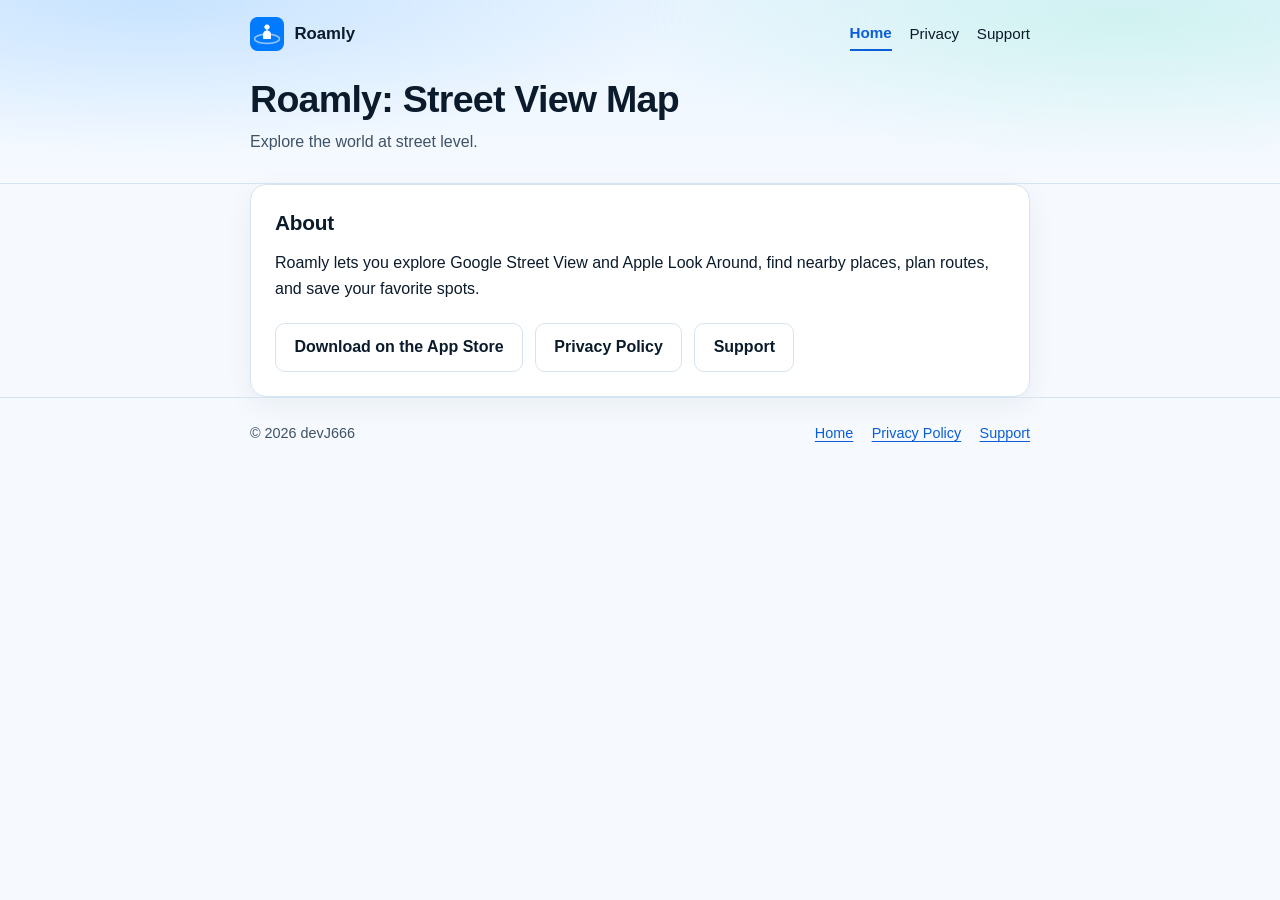
<file: index.html>
<!DOCTYPE html>
<html lang="en">
<head>
  <meta charset="utf-8">
  <meta name="viewport" content="width=device-width, initial-scale=1">
  <title>Roamly: Street View Map</title>
  <meta name="description" content="Explore Street View and Look Around, find nearby places and plan routes.">
  <link rel="icon" type="image/png" sizes="64x64" href="assets/favicon-64.png">
  <link rel="apple-touch-icon" href="assets/apple-touch-icon.png">
  <meta name="theme-color" content="#007AFF">
  <meta property="og:image" content="https://quyen1102.github.io/street-view-map-site/assets/icon-512.png">
  <link rel="stylesheet" href="styles.css">
</head>
<body>
  <a class="skip-link" href="#main">Skip to content</a>
  <header class="site-header">
    <div class="container">
      <nav class="nav-bar" aria-label="Primary navigation">
        <a class="brand" href="./"><img class="brand-icon" src="assets/favicon-64.png" alt="" width="34" height="34"><span>Roamly</span></a>
        <div class="nav-links">
          <a href="./" aria-current="page">Home</a>
          <a href="privacy/">Privacy</a>
          <a href="support/">Support</a>
        </div>
      </nav>
      <div class="page-title">
        <h1>Roamly: Street View Map</h1>
        <p>Explore the world at street level.</p>
      </div>
    </div>
  </header>
  <main id="main" class="container">
    <section class="card">
      <h2>About</h2>
      <p>Roamly lets you explore Google Street View and Apple Look Around, find nearby places, plan routes, and save your favorite spots.</p><div class="actions"><a class="btn" href="https://apps.apple.com/app/id6777373539">Download on the App Store</a><a class="btn" href="privacy/">Privacy Policy</a><a class="btn" href="support/">Support</a></div>
    </section>
  </main>
  <footer class="site-footer">
    <div class="container footer-inner">
      <span>&copy; 2026 devJ666</span>
      <div class="footer-links">
        <a href="./">Home</a>
        <a href="privacy/">Privacy Policy</a>
        <a href="support/">Support</a>
      </div>
    </div>
  </footer>
</body>
</html>
</file>
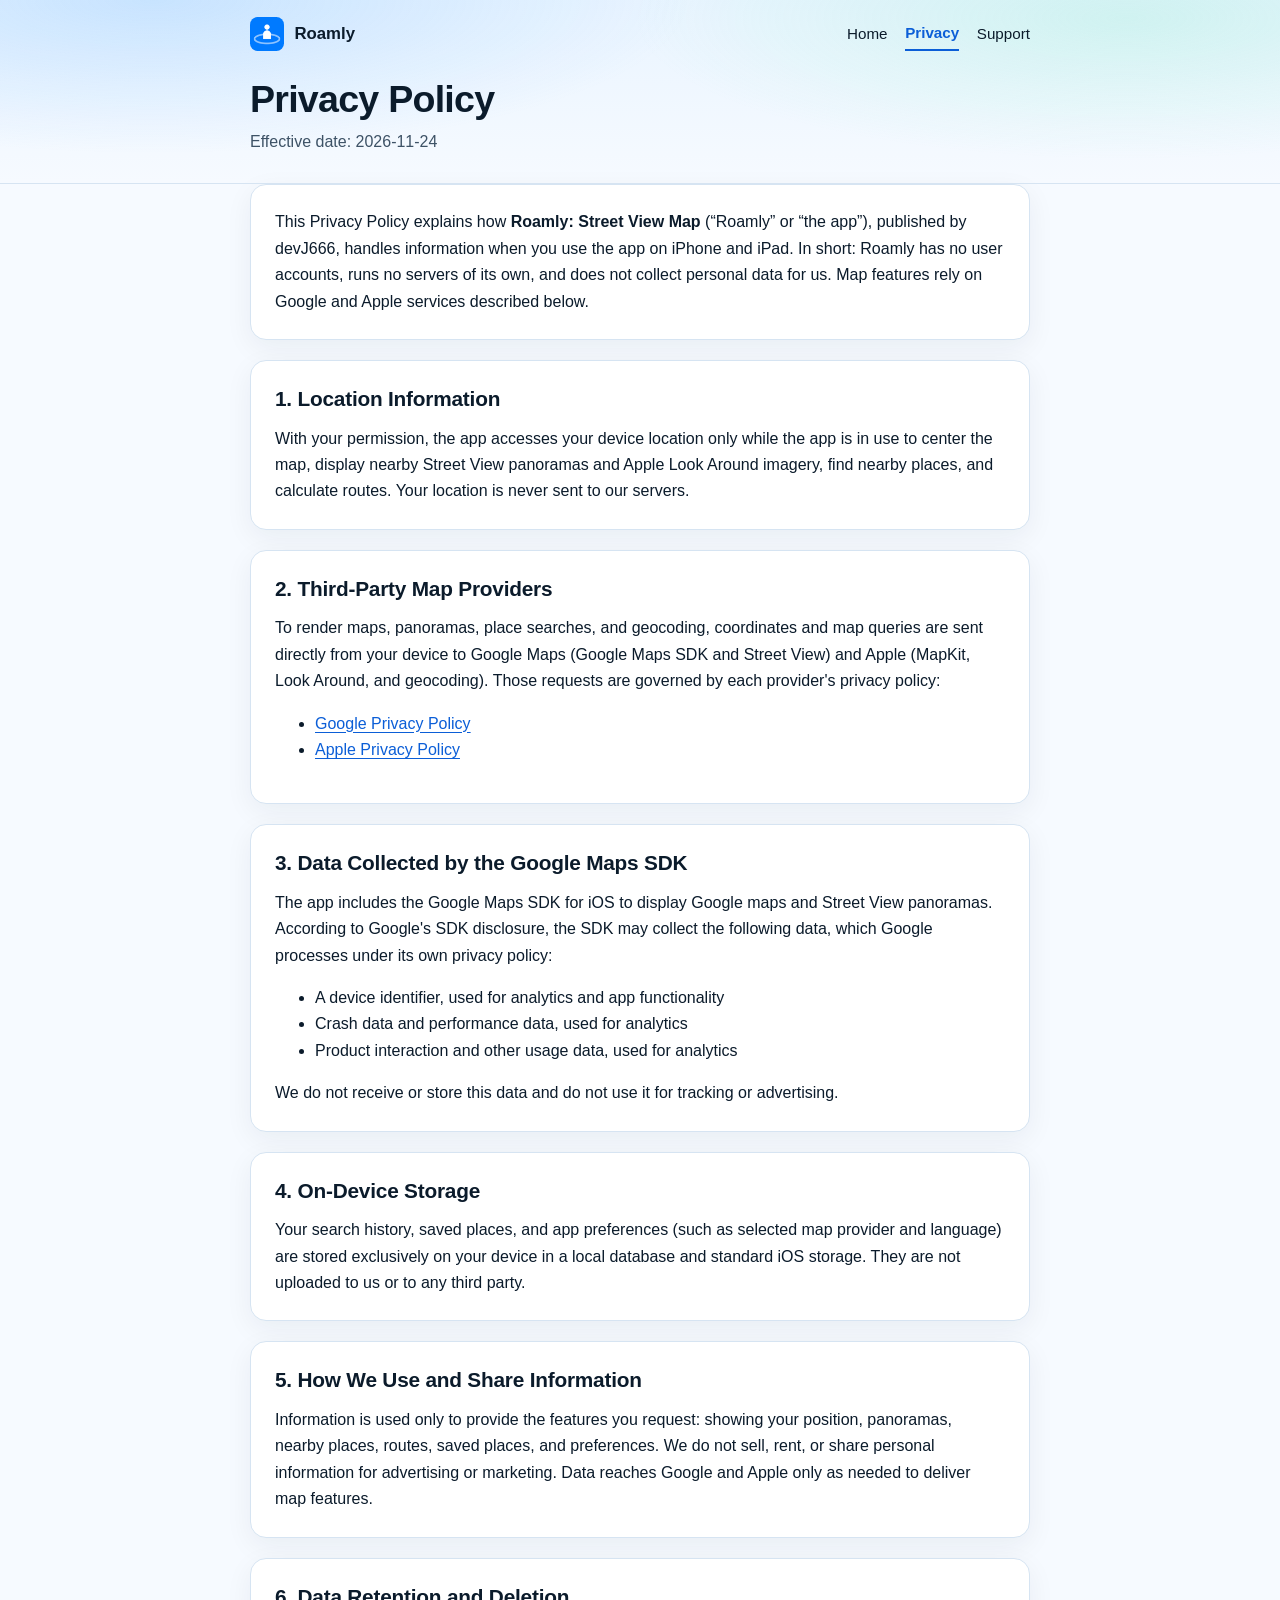
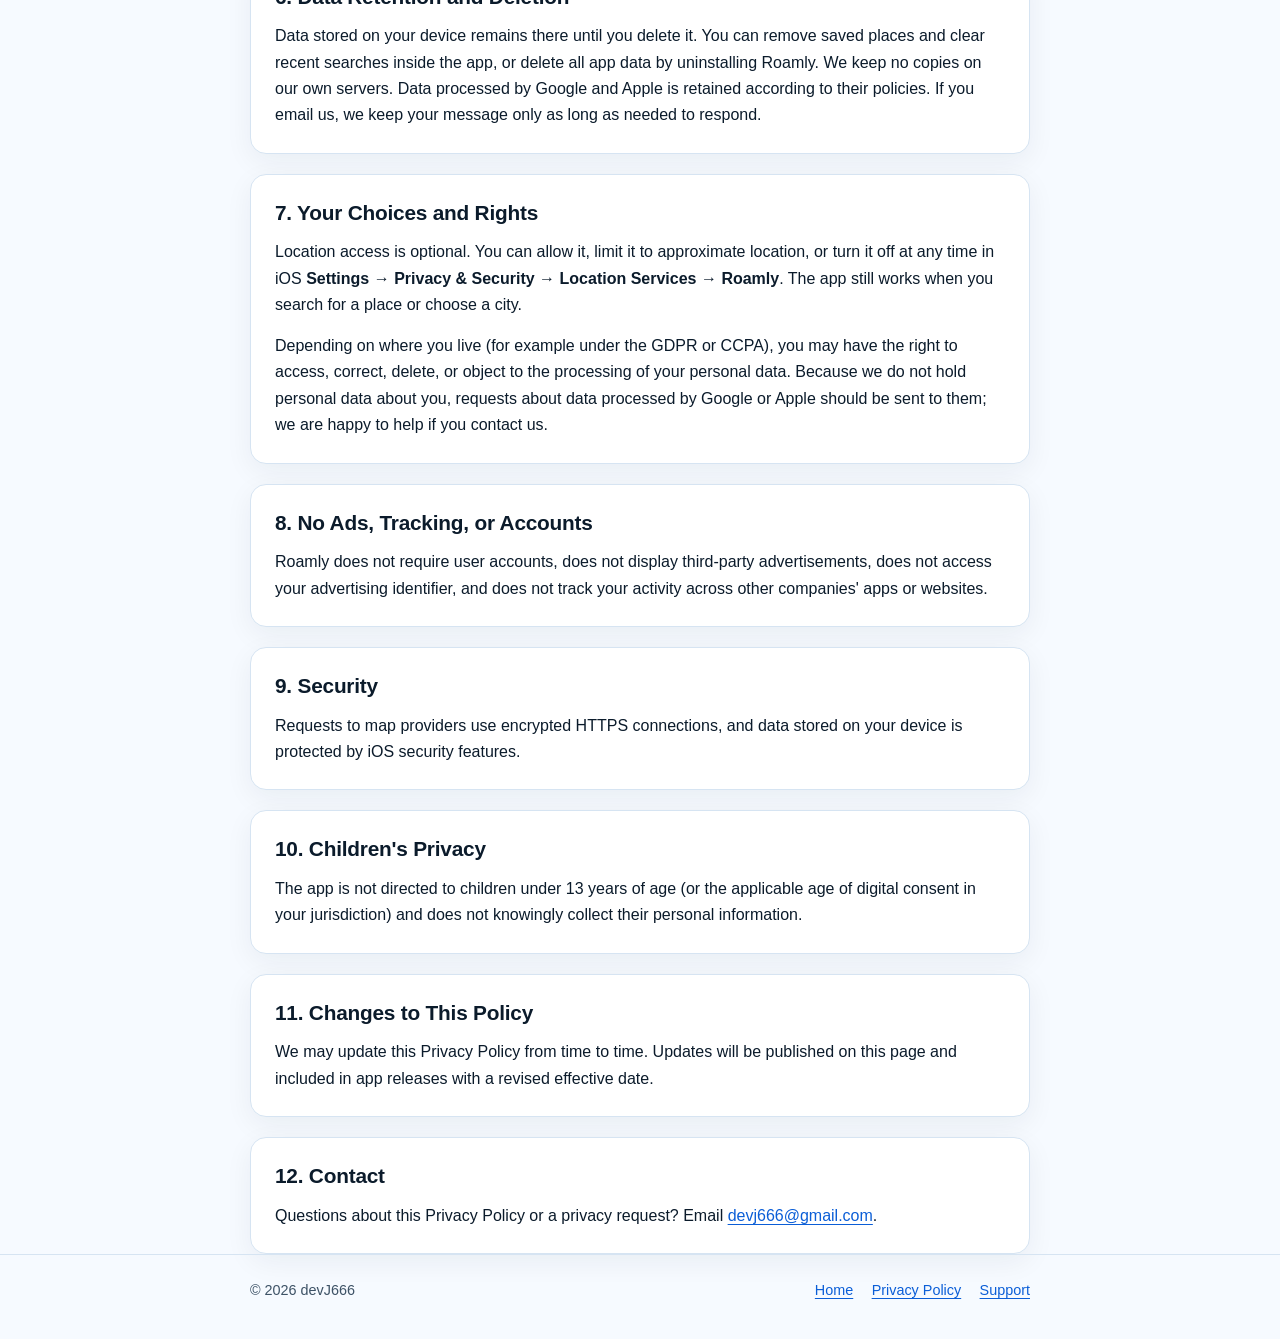
<file: privacy/index.html>
<!DOCTYPE html>
<html lang="en">
<head>
  <meta charset="utf-8">
  <meta name="viewport" content="width=device-width, initial-scale=1">
  <title>Privacy Policy — Roamly</title>
  <meta name="description" content="Privacy Policy for Roamly on iOS.">
  <link rel="icon" type="image/png" sizes="64x64" href="../assets/favicon-64.png">
  <link rel="apple-touch-icon" href="../assets/apple-touch-icon.png">
  <meta name="theme-color" content="#007AFF">
  <meta property="og:image" content="https://quyen1102.github.io/street-view-map-site/assets/icon-512.png">
  <link rel="stylesheet" href="../styles.css">
</head>
<body>
  <a class="skip-link" href="#main">Skip to content</a>
  <header class="site-header">
    <div class="container">
      <nav class="nav-bar" aria-label="Primary navigation">
        <a class="brand" href="../"><img class="brand-icon" src="../assets/favicon-64.png" alt="" width="34" height="34"><span>Roamly</span></a>
        <div class="nav-links">
          <a href="../">Home</a>
          <a href="../privacy/" aria-current="page">Privacy</a>
          <a href="../support/">Support</a>
        </div>
      </nav>
      <div class="page-title">
        <h1>Privacy Policy</h1>
        <p>Effective date: 2026-11-24</p>
      </div>
    </div>
  </header>
  <main id="main" class="container">
    <section class="card">
      <p>This Privacy Policy explains how <strong>Roamly: Street View Map</strong> (&ldquo;Roamly&rdquo; or &ldquo;the app&rdquo;), published by devJ666, handles information when you use the app on iPhone and iPad. In short: Roamly has no user accounts, runs no servers of its own, and does not collect personal data for us. Map features rely on Google and Apple services described below.</p>
    </section>
    <section class="card">
      <h2>1. Location Information</h2>
      <p>With your permission, the app accesses your device location only while the app is in use to center the map, display nearby Street View panoramas and Apple Look Around imagery, find nearby places, and calculate routes. Your location is never sent to our servers.</p>
    </section>
    <section class="card">
      <h2>2. Third-Party Map Providers</h2>
      <p>To render maps, panoramas, place searches, and geocoding, coordinates and map queries are sent directly from your device to Google Maps (Google Maps SDK and Street View) and Apple (MapKit, Look Around, and geocoding). Those requests are governed by each provider's privacy policy:</p><ul><li><a href="https://policies.google.com/privacy">Google Privacy Policy</a></li><li><a href="https://www.apple.com/legal/privacy/">Apple Privacy Policy</a></li></ul>
    </section>
    <section class="card">
      <h2>3. Data Collected by the Google Maps SDK</h2>
      <p>The app includes the Google Maps SDK for iOS to display Google maps and Street View panoramas. According to Google's SDK disclosure, the SDK may collect the following data, which Google processes under its own privacy policy:</p><ul><li>A device identifier, used for analytics and app functionality</li><li>Crash data and performance data, used for analytics</li><li>Product interaction and other usage data, used for analytics</li></ul><p>We do not receive or store this data and do not use it for tracking or advertising.</p>
    </section>
    <section class="card">
      <h2>4. On-Device Storage</h2>
      <p>Your search history, saved places, and app preferences (such as selected map provider and language) are stored exclusively on your device in a local database and standard iOS storage. They are not uploaded to us or to any third party.</p>
    </section>
    <section class="card">
      <h2>5. How We Use and Share Information</h2>
      <p>Information is used only to provide the features you request: showing your position, panoramas, nearby places, routes, saved places, and preferences. We do not sell, rent, or share personal information for advertising or marketing. Data reaches Google and Apple only as needed to deliver map features.</p>
    </section>
    <section class="card">
      <h2>6. Data Retention and Deletion</h2>
      <p>Data stored on your device remains there until you delete it. You can remove saved places and clear recent searches inside the app, or delete all app data by uninstalling Roamly. We keep no copies on our own servers. Data processed by Google and Apple is retained according to their policies. If you email us, we keep your message only as long as needed to respond.</p>
    </section>
    <section class="card">
      <h2>7. Your Choices and Rights</h2>
      <p>Location access is optional. You can allow it, limit it to approximate location, or turn it off at any time in iOS <strong>Settings &rarr; Privacy &amp; Security &rarr; Location Services &rarr; Roamly</strong>. The app still works when you search for a place or choose a city.</p><p>Depending on where you live (for example under the GDPR or CCPA), you may have the right to access, correct, delete, or object to the processing of your personal data. Because we do not hold personal data about you, requests about data processed by Google or Apple should be sent to them; we are happy to help if you contact us.</p>
    </section>
    <section class="card">
      <h2>8. No Ads, Tracking, or Accounts</h2>
      <p>Roamly does not require user accounts, does not display third-party advertisements, does not access your advertising identifier, and does not track your activity across other companies' apps or websites.</p>
    </section>
    <section class="card">
      <h2>9. Security</h2>
      <p>Requests to map providers use encrypted HTTPS connections, and data stored on your device is protected by iOS security features.</p>
    </section>
    <section class="card">
      <h2>10. Children's Privacy</h2>
      <p>The app is not directed to children under 13 years of age (or the applicable age of digital consent in your jurisdiction) and does not knowingly collect their personal information.</p>
    </section>
    <section class="card">
      <h2>11. Changes to This Policy</h2>
      <p>We may update this Privacy Policy from time to time. Updates will be published on this page and included in app releases with a revised effective date.</p>
    </section>
    <section class="card">
      <h2>12. Contact</h2>
      <p>Questions about this Privacy Policy or a privacy request? Email <a href="mailto:devj666@gmail.com">devj666@gmail.com</a>.</p>
    </section>
  </main>
  <footer class="site-footer">
    <div class="container footer-inner">
      <span>&copy; 2026 devJ666</span>
      <div class="footer-links">
        <a href="../">Home</a>
        <a href="../privacy/">Privacy Policy</a>
        <a href="../support/">Support</a>
      </div>
    </div>
  </footer>
</body>
</html>
</file>
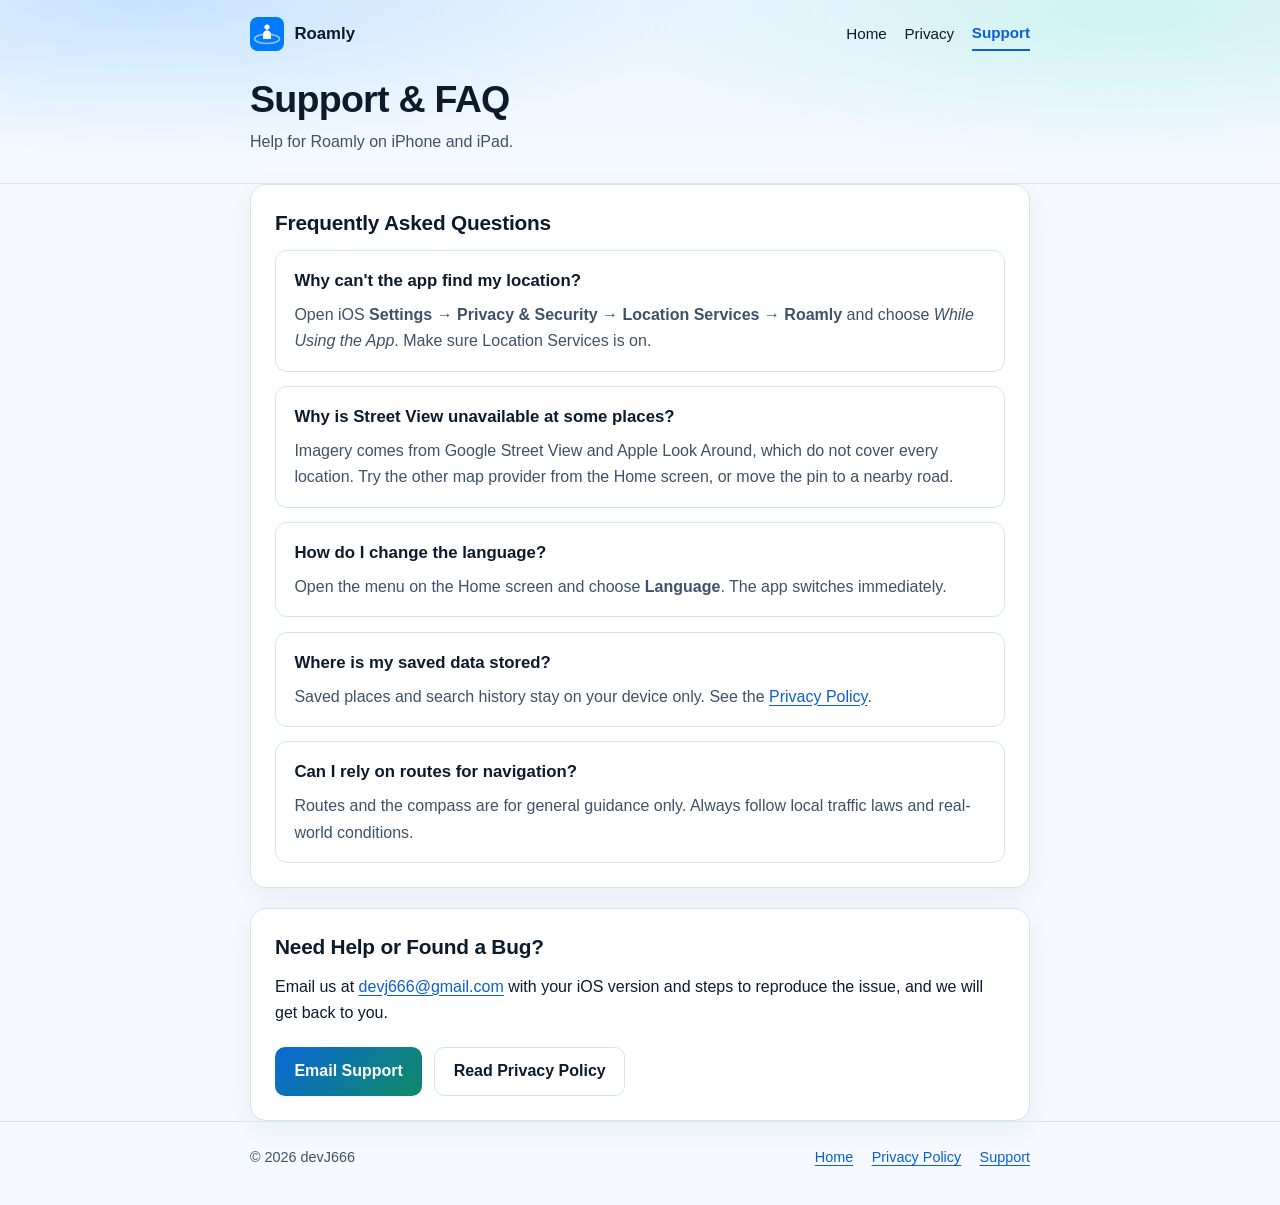
<file: support/index.html>
<!DOCTYPE html>
<html lang="en">
<head>
  <meta charset="utf-8">
  <meta name="viewport" content="width=device-width, initial-scale=1">
  <title>Support &amp; FAQ — Roamly</title>
  <meta name="description" content="Support and FAQ for Roamly on iOS.">
  <link rel="icon" type="image/png" sizes="64x64" href="../assets/favicon-64.png">
  <link rel="apple-touch-icon" href="../assets/apple-touch-icon.png">
  <meta name="theme-color" content="#007AFF">
  <meta property="og:image" content="https://quyen1102.github.io/street-view-map-site/assets/icon-512.png">
  <link rel="stylesheet" href="../styles.css">
</head>
<body>
  <a class="skip-link" href="#main">Skip to content</a>
  <header class="site-header">
    <div class="container">
      <nav class="nav-bar" aria-label="Primary navigation">
        <a class="brand" href="../"><img class="brand-icon" src="../assets/favicon-64.png" alt="" width="34" height="34"><span>Roamly</span></a>
        <div class="nav-links">
          <a href="../">Home</a>
          <a href="../privacy/">Privacy</a>
          <a href="../support/" aria-current="page">Support</a>
        </div>
      </nav>
      <div class="page-title">
        <h1>Support &amp; FAQ</h1>
        <p>Help for Roamly on iPhone and iPad.</p>
      </div>
    </div>
  </header>
  <main id="main" class="container">
    <section class="card">
      <h2>Frequently Asked Questions</h2>
      <div class="faq-list"><article class="faq-item"><h3>Why can't the app find my location?</h3><p>Open iOS <strong>Settings &rarr; Privacy &amp; Security &rarr; Location Services &rarr; Roamly</strong> and choose <em>While Using the App</em>. Make sure Location Services is on.</p></article><article class="faq-item"><h3>Why is Street View unavailable at some places?</h3><p>Imagery comes from Google Street View and Apple Look Around, which do not cover every location. Try the other map provider from the Home screen, or move the pin to a nearby road.</p></article><article class="faq-item"><h3>How do I change the language?</h3><p>Open the menu on the Home screen and choose <strong>Language</strong>. The app switches immediately.</p></article><article class="faq-item"><h3>Where is my saved data stored?</h3><p>Saved places and search history stay on your device only. See the <a href="../privacy/">Privacy Policy</a>.</p></article><article class="faq-item"><h3>Can I rely on routes for navigation?</h3><p>Routes and the compass are for general guidance only. Always follow local traffic laws and real-world conditions.</p></article></div>
    </section>
    <section class="card">
      <h2>Need Help or Found a Bug?</h2>
      <p>Email us at <a href="mailto:devj666@gmail.com">devj666@gmail.com</a> with your iOS version and steps to reproduce the issue, and we will get back to you.</p><div class="actions"><a class="btn btn-primary" href="mailto:devj666@gmail.com">Email Support</a><a class="btn" href="../privacy/">Read Privacy Policy</a></div>
    </section>
  </main>
  <footer class="site-footer">
    <div class="container footer-inner">
      <span>&copy; 2026 devJ666</span>
      <div class="footer-links">
        <a href="../">Home</a>
        <a href="../privacy/">Privacy Policy</a>
        <a href="../support/">Support</a>
      </div>
    </div>
  </footer>
</body>
</html>
</file>
<file: styles.css>
:root {
  --bg: #f6faff;
  --surface: #ffffff;
  --surface-alt: #eef6ff;
  --ink: #0b1b2b;
  --muted: #3d5266;
  --border: #d6e4f2;
  --sky: #5daeff;
  --sky-light: #8ccbff;
  --mint: #7bebc4;
  --green: #1fb383;
  --link: #0b5ed7;
  --accent-text: #0a6e4d;
  --accent-bg: #e7faf3;
  --shadow: 0 8px 28px rgba(11, 27, 43, 0.06);
  --radius: 16px;
}

@media (prefers-color-scheme: dark) {
  :root {
    --bg: #07111c;
    --surface: #0e1c2b;
    --surface-alt: #132538;
    --ink: #edf4fc;
    --muted: #a8c0d6;
    --border: #1e344b;
    --link: #8ccbff;
    --accent-text: #7bebc4;
    --accent-bg: rgba(31, 179, 131, 0.14);
    --shadow: 0 10px 30px rgba(0, 0, 0, 0.35);
  }
}

*, *::before, *::after { box-sizing: border-box; }
html { color-scheme: light dark; scroll-behavior: smooth; }

body {
  margin: 0;
  font-family: -apple-system, BlinkMacSystemFont, "SF Pro Text", "Segoe UI", Roboto, Helvetica, Arial, sans-serif;
  font-size: 1rem;
  line-height: 1.65;
  color: var(--ink);
  background: var(--bg);
  -webkit-font-smoothing: antialiased;
}

.skip-link {
  position: absolute;
  left: -9999px;
  top: 0;
  background: var(--ink);
  color: var(--bg);
  padding: 0.6rem 1rem;
  border-radius: 0 0 8px 0;
  font-weight: 600;
  z-index: 100;
}
.skip-link:focus { left: 0; }

a { color: var(--link); text-underline-offset: 0.18em; }
a:hover { opacity: 0.85; }
:focus-visible { outline: 3px solid var(--sky); outline-offset: 2px; border-radius: 4px; }

.container { width: 100%; max-width: 820px; margin: 0 auto; padding: 0 1.25rem; }

.site-header {
  position: relative;
  overflow: hidden;
  border-bottom: 1px solid var(--border);
  background:
    radial-gradient(60% 120% at 12% 0%, rgba(93, 174, 255, 0.24), transparent 70%),
    radial-gradient(55% 110% at 88% 10%, rgba(123, 235, 196, 0.24), transparent 70%),
    linear-gradient(180deg, rgba(140, 203, 255, 0.12) 0%, transparent 100%);
  padding: 1rem 0 1.75rem;
}

.nav-bar {
  display: flex;
  flex-wrap: wrap;
  align-items: center;
  justify-content: space-between;
  gap: 0.75rem 1.25rem;
}

.brand {
  display: inline-flex;
  align-items: center;
  gap: 0.65rem;
  color: var(--ink);
  text-decoration: none;
  font-weight: 700;
  font-size: 1.05rem;
}

.brand-icon { width: 34px; height: 34px; border-radius: 22.5%; display: block; }
.nav-links { display: flex; flex-wrap: wrap; align-items: center; gap: 0.5rem 1.1rem; font-size: 0.95rem; }
.nav-links a { color: var(--ink); text-decoration: none; font-weight: 500; padding: 0.25rem 0; }
.nav-links a[aria-current="page"] { color: var(--link); font-weight: 700; border-bottom: 2px solid var(--link); }
.lang-pill {
  padding: 0.25rem 0.65rem;
  border: 1px solid var(--border);
  border-radius: 999px;
  background: var(--surface);
  font-size: 0.85rem;
  font-weight: 600;
  color: var(--ink);
  text-decoration: none;
}

.hero { padding-top: 2rem; display: flex; flex-direction: column; align-items: flex-start; gap: 1rem; }
.hero-top { display: flex; align-items: center; gap: 1.15rem; }
.hero-icon { width: 76px; height: 76px; border-radius: 22.5%; box-shadow: var(--shadow); flex-shrink: 0; }
.hero h1, .page-title h1 { margin: 0; font-size: clamp(1.75rem, 4vw, 2.35rem); line-height: 1.2; letter-spacing: -0.02em; }
.tagline { margin: 0.25rem 0 0; font-size: 1.1rem; color: var(--muted); font-weight: 500; }
.page-title { padding-top: 1.6rem; }
.page-title p { margin: 0.45rem 0 0; color: var(--muted); }

.badge {
  display: inline-block;
  padding: 0.35rem 0.85rem;
  border-radius: 999px;
  background: var(--accent-bg);
  color: var(--accent-text);
  font-weight: 600;
  font-size: 0.9rem;
  border: 1px solid rgba(31, 179, 131, 0.28);
}

main { padding: 2rem 0 3rem; }
.card {
  background: var(--surface);
  border: 1px solid var(--border);
  border-radius: var(--radius);
  padding: 1.5rem;
  box-shadow: var(--shadow);
}
.card + .card { margin-top: 1.25rem; }

h2 { margin: 0 0 0.85rem; font-size: 1.3rem; line-height: 1.3; letter-spacing: -0.01em; }
h3 { margin: 1.35rem 0 0.45rem; font-size: 1.08rem; }
p { margin: 0 0 0.9rem; }
p:last-child { margin-bottom: 0; }

.feature-list { list-style: none; padding: 0; margin: 0; display: grid; gap: 0.85rem; }
.feature-list li {
  padding: 0.95rem 1.05rem;
  border-radius: 12px;
  background: var(--surface-alt);
  border: 1px solid var(--border);
}
.feature-list strong { display: block; margin-bottom: 0.2rem; color: var(--ink); }
.feature-list span { color: var(--muted); font-size: 0.96rem; }

.policy-list { padding-left: 1.25rem; margin: 0.5rem 0 1rem; }
.policy-list li + li { margin-top: 0.55rem; }

.faq-list { display: grid; gap: 0.9rem; }
.faq-item {
  border: 1px solid var(--border);
  border-radius: 12px;
  padding: 1rem 1.15rem;
  background: var(--surface);
}
.faq-item h3 { margin: 0 0 0.45rem; font-size: 1.05rem; color: var(--ink); }
.faq-item p { color: var(--muted); margin: 0; }

.actions { display: flex; flex-wrap: wrap; gap: 0.75rem; margin-top: 1.25rem; }
.btn {
  display: inline-block;
  padding: 0.65rem 1.15rem;
  border-radius: 10px;
  font-weight: 600;
  text-decoration: none;
  border: 1px solid var(--border);
  background: var(--surface);
  color: var(--ink);
}
.btn-primary {
  background: linear-gradient(135deg, #0a68d8 0%, #0f8a63 100%);
  color: #ffffff;
  border-color: transparent;
}

.site-footer {
  border-top: 1px solid var(--border);
  padding: 1.5rem 0 2.25rem;
  color: var(--muted);
  font-size: 0.9rem;
}
.footer-inner { display: flex; flex-wrap: wrap; justify-content: space-between; gap: 0.75rem 1.5rem; }
.footer-links { display: flex; flex-wrap: wrap; gap: 0.5rem 1.15rem; }

@media (max-width: 560px) {
  .hero-icon { width: 62px; height: 62px; }
  .card { padding: 1.15rem; }
}
</file>
